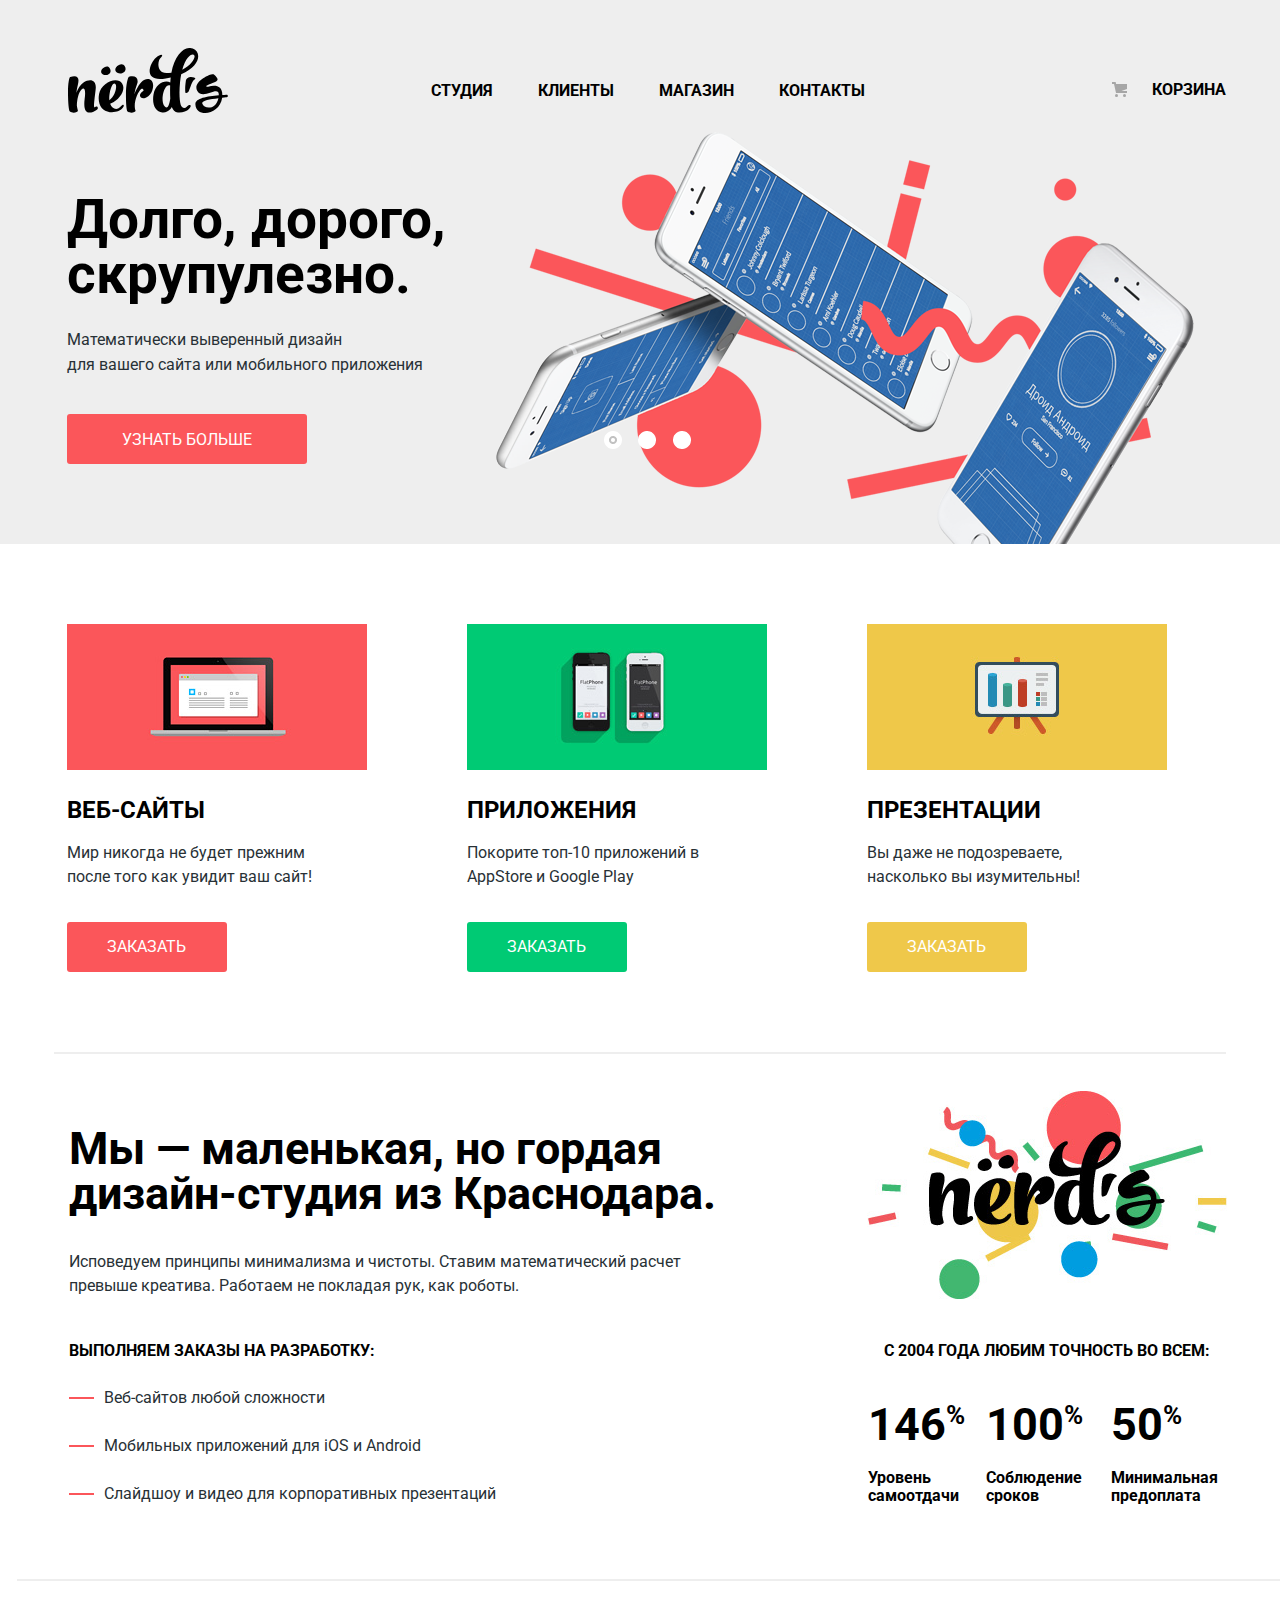
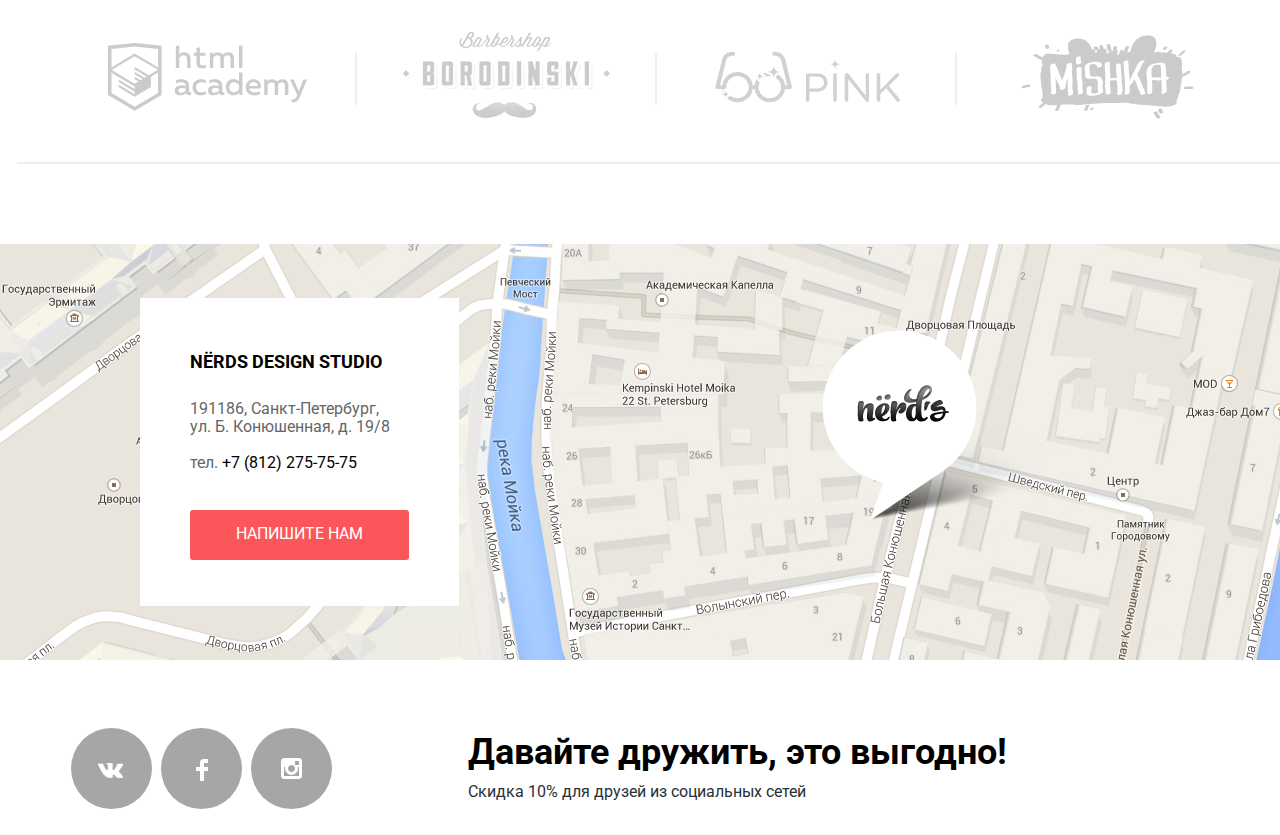
<file: index.html>
<!DOCTYPE html>
<html lang="ru">
  <head>
    <meta charset="utf-8">
    <title>HTML Academy: Нёрдс</title>
    <link href="https://fonts.googleapis.com/css2?family=Roboto:wght@400;500;700&display=swap" rel="stylesheet">
    <link href="css/normalize.css" rel="stylesheet">
    <link href="css/css.css" rel="stylesheet">
  </head>
  <body>
    <div class="header-all"></div>
    <header>
      <a href="index.html" class="logo">
        <img src="img/nerds_logo.svg" width="160" height="65" alt="logo">
      </a>
      <nav class="nav-header">
        <ul class="header">
          <li><a class="header-list" href="index.html">Студия</a></li>
          <li><a class="header-list" href="#">Клиенты</a></li>
          <li><a class="header-list" href="catalog.html">Магазин</a></li>
          <li><a class="header-list" href="#">Контакты</a></li>
        </ul>
      </nav>
      <div class="basket-header">
        <a class="header-list header-list-basket" href="#">Корзина</a>
      </div>
    </header>
    <main>
      <section class="under-header">
        <div class="slide-selector">
          <input class="visually-hidden-slide slide-input-radio" type="radio" name="slide" id="slide-1" checked>
          <input class="visually-hidden-slide slide-input-radio" type="radio" name="slide" id="slide-2">
          <input class="visually-hidden-slide slide-input-radio" type="radio" name="slide" id="slide-3">
          <label class="slide-label-check" for="slide-1"><span class="slide-filter slide-1-position"></span></label>
          <label class="slide-label-check" for="slide-2"><span class="slide-filter slide-2-position"></span></label>
          <label class="slide-label-check" for="slide-3"><span class="slide-filter slide-3-position"></span></label>
          <ul>
            <li class="under-header-list-1">
              <h1>Долго, дорого,<br>
              скрупулезно.</h1>
              <p>Математически выверенный дизайн <br>для вашего сайта или мобильного приложения</p>
              <button class="under-header-btn">Узнать больше</button>
            </li>
            <li class="under-header-list-2">
              <h1>Любим математику<br>
              как никто другой</h1>
              <p>Никакого креатива, только математические формулы <br>для рассета идеальных пропорций</p>
              <button class="under-header-btn">Узнать больше</button>
            </li>
            <li class="under-header-list-3">
              <h1>Только ночь,<br>
              только хардкор.</h1>
              <p>Работать днем, как все? Мы против этого. <br>Ближе к полуночи работа только начинается</p>
              <button class="under-header-btn">Узнать больше</button>
            </li>
          </ul>
        </div>
      </section>
      <section class="features">
        <ul class="features-list">
          <li>
            <img src="img/vebsites.jpg" width="300" height="146"  alt="Веб-сайты">
            <h3>Веб-сайты</h3>
            <p>Мир никогда не будет прежним
            после того как увидит ваш сайт!</p>
            <button class="btn-order btn-sites">Заказать</button>
          </li>
          <li>
            <img src="img/apps.jpg" width="300" height="146" alt="Приложения">
            <h3>Приложения</h3>
            <p>Покорите топ-10 приложений в
             AppStore и Google Play</p>
            <button class="btn-order btn-apps">Заказать</button>
          </li >
            <li>
            <img src="img/ppoint.jpg" width="300" height="146" alt="Презентации">
            <h3>Презентации</h3>
            <p>Вы даже не подозреваете,
            насколько вы изумительны!</p>
            <button class="btn-order btn-ppoint">Заказать</button>
         </li>
        </ul>
      </section>
      <section class="about-us">
       <div>
         <h2>Мы — маленькая, но гордая дизайн-студия из Краснодара.</h2>
         <p class="light-black-text" >Исповедуем принципы минимализма и чистоты. Ставим математический расчет
          превыше креатива. Работаем не покладая рук, как роботы.</p>
        <h3 class="std-text-bold">Выполняем заказы на разработку:</h3>
        <ul class="light-black-text">
          <li>Веб-сайтов любой сложности</li>
          <li>Мобильных приложений для iOS и Android</li>
          <li>Слайдшоу и видео для корпоративных презентаций</li>
        </ul>
        </div>
        <div>
          <div><img src="img/nerds_illustration.jpg" width="360" height="208" alt="nerds"></div>
          <div><p class="std-text-bold about-us-p">С 2004 года любим точность во всем:</p></div>
          <table class="about-us-table">
            <tr class="percent">
              <th>146<span class="percent-sup">%</span></th>
              <th>100<span class="percent-sup">%</span></th>
              <th>50<span class="percent-sup">%</span></th>
            </tr>
            <tr class="under-percent">
              <th>Уровень самоотдачи</th>
              <th>Соблюдение сроков</th>
              <th>Минимальная предоплата</th>
            </tr>
          </table>
        </div>
      </section>
      <section class="logos-all">
        <ul class="logos">
          <li class="logos-list"><a href="#"><img src="img/logo_html_academy.svg" width="199" height="90" alt="htmlacademy"></a></li>
          <li class="logos-list"><a href="#"><img src="img/logo_barbershop.svg" width="209" height="90" alt="borodinsky"></a></li>
          <li class="logos-list"><a href="#"><img src="img/logo_pink.svg" width="185" height="90" alt="pink"></a></li>
          <li class="logos-list"><a href="#"><img src="img/logo_mishka.svg" width="173" height="90" alt="mishka"></a></li>
        </ul>
      </section>
      <section class="map">
        <div class="map-info-position">
        <div class="map-info">
          <p class="map-info-heading">NЁRDS DESIGN STUDIO</p>
          <p class="map-text">191186, Санкт-Петербург, ул. Б. Конюшенная, д. 19/8</p>
          <p class="map-text-phone">тел. <a href="tel:+78122757575">+7 (812) 275-75-75</a></p>
          <button class="map-btn btn-sites write-to-us-btn-form">Напишите нам</button>
         </div>
        </div>
          <iframe src="https://www.google.com/maps/embed?pb=!1m18!1m12!1m3!1d1998.6078360790436!2d30.31924939036048!3d59.938649302396776!2m3!1f0!2f0!3f0!3m2!1i1024!2i768!4f13.1!3m3!1m2!1s0x4696310fca145cc1%3A0x42b32648d8238007!2z0JHQvtC70YzRiNCw0Y8g0JrQvtC90Y7RiNC10L3QvdCw0Y8g0YPQuy4sIDE5LzgsINCh0LDQvdC60YIt0J_QtdGC0LXRgNCx0YPRgNCzLCAxOTExODY!5e0!3m2!1sru!2sru!4v1592760868692!5m2!1sru!2sru" style="border:0;" allowfullscreen="" aria-hidden="false" tabindex="0"></iframe>
      </section>
    </main>
    <footer>
      <div>
       <ul class="sotial-list">
         <li class="sotialset"><a href="#"><img class="sotial-ikon-vk" src="img/vk_icon.png" width="26" height="15" alt="vk"></a></li>
         <li class="sotialset"><a href="#"><img class="sotial-ikon-fb" src="img/fb_icon.svg" width="12" height="22" alt="fb"></a></li>
         <li class="sotialset"><a href="#"><img class="sotial-ikon-insta" src="img/insta_icon.svg" width="21" height="21" alt="insta"></a></li>
       </ul>
      </div>
      <div class="lets-friend">
        <p class="lets-friend-footer">Давайте дружить, это выгодно!</p>
        <p class="light-black-text">Скидка 10% для друзей из социальных сетей</p>
      </div>
    </footer>
    <form class="write-to-us" action="https://echo.htmlacademy.ru/courses" method="post">
      <h2>Напишите нам</h2>
      <button  class="form-btn-close"></button>
      <div class="write-to-us-name">Ваше имя: <label for="yourname"><input type="text" name="yourname" id="yourname" placeholder="Имя Фамилия"></label></div>
      <div class="write-to-us-email">Ваш email: <label for="youremail"><input type="email" name="youremail" id="youremail" placeholder="email@example.com"></label></div>
      <div class="write-to-us-mail">Текст письма: <label for="yourmail"><textarea name="yourmail" id="yourmail" cols="30" rows="15" placeholder="В свободной форме"></textarea></label></div>
      <input class="write-to-us-btn btn-sites openform" type="submit" value="Отправить">
    </form>
    <script src="js/script.js"></script>
  </body>
</html>
</file>
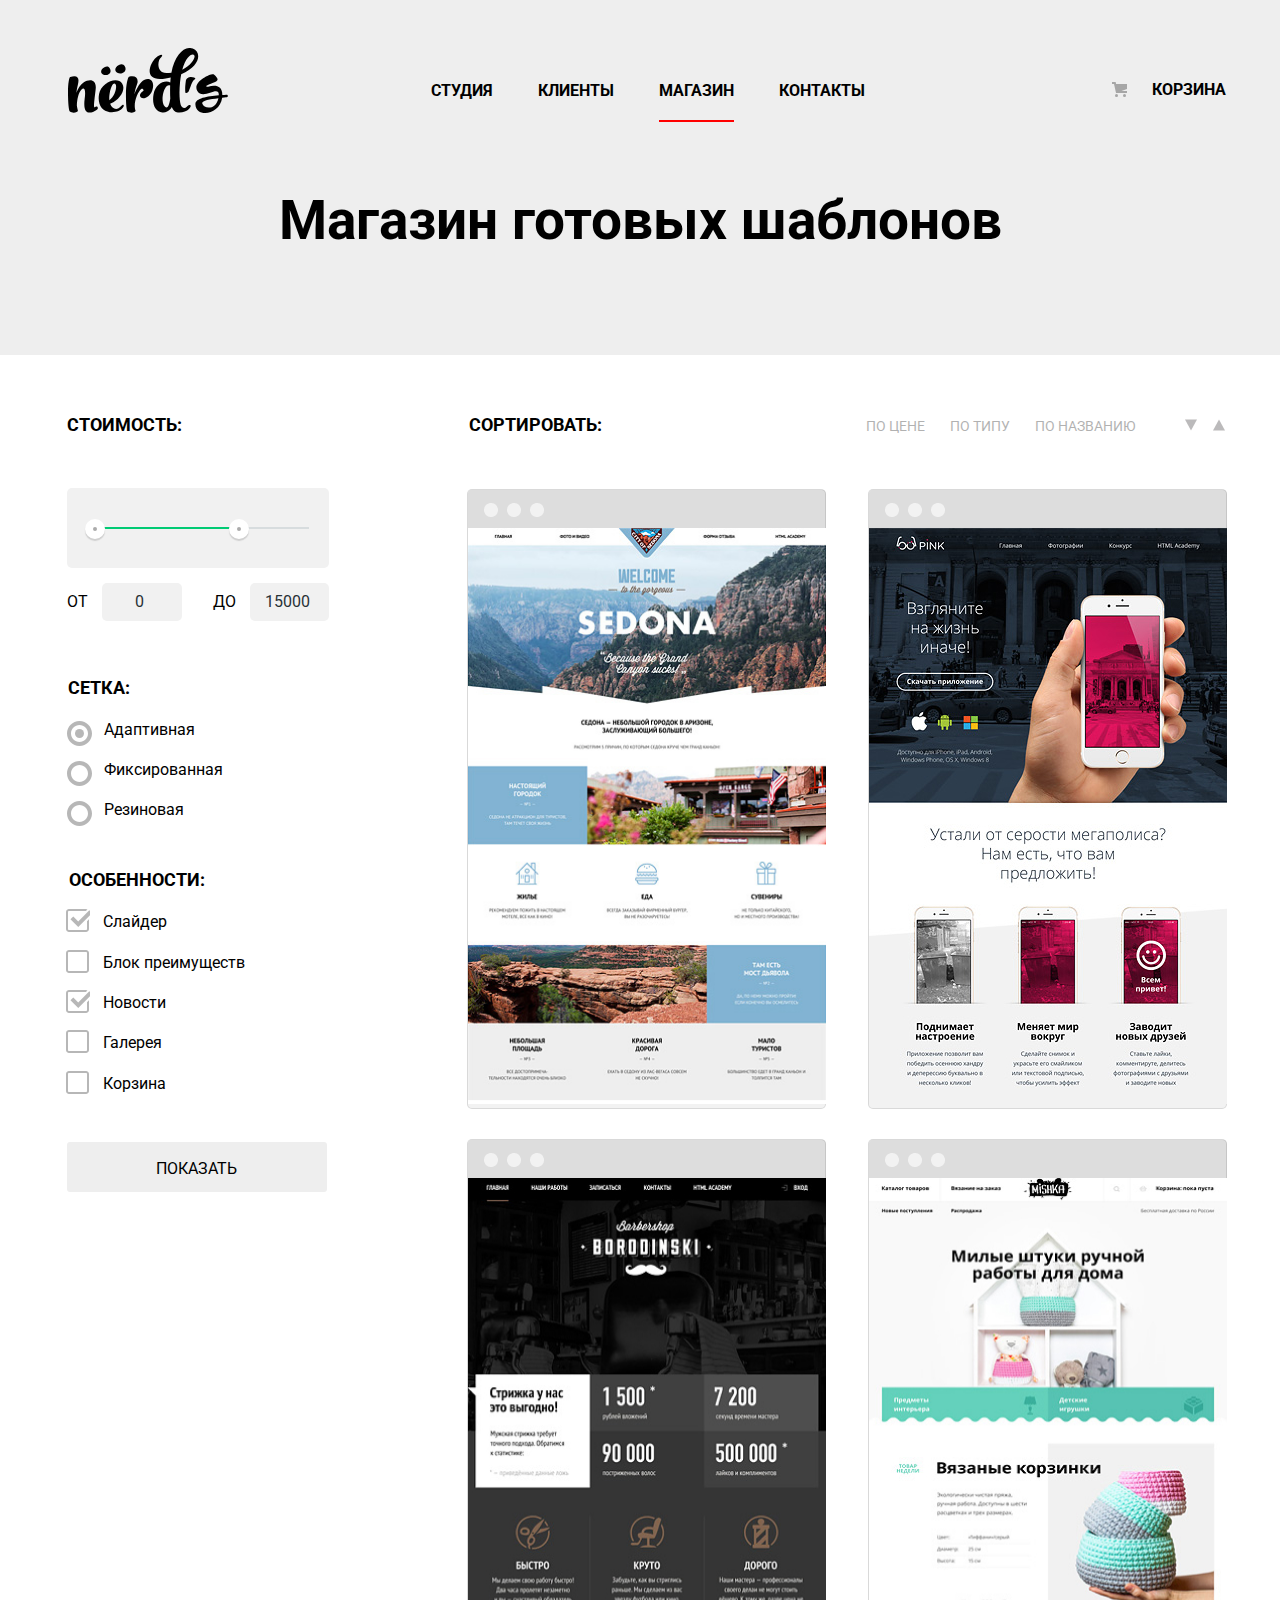
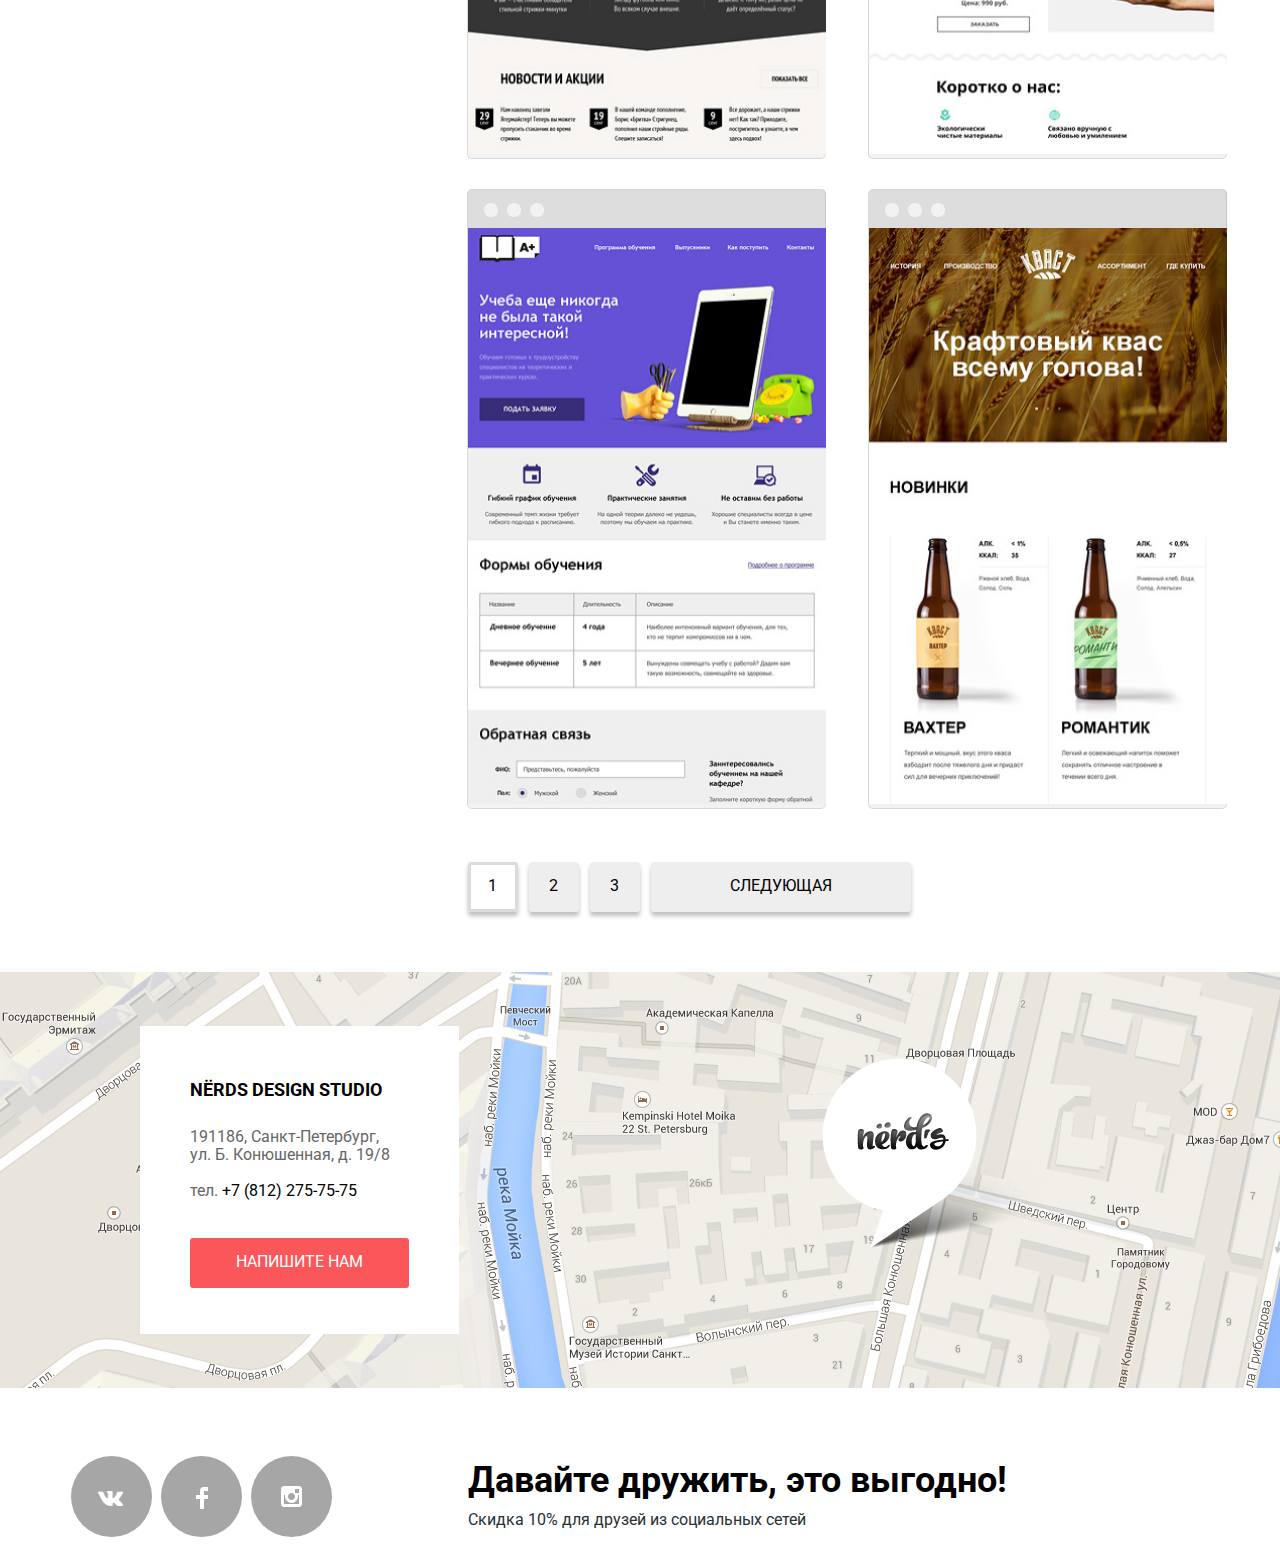
<file: catalog.html>
<!DOCTYPE html>
<html lang="en">
  <head>
    <meta charset="utf-8">
    <title>HTML Academy: Нёрдс</title>
    <link href="https://fonts.googleapis.com/css2?family=Roboto:wght@400;500;700&display=swap" rel="stylesheet">
    <link href="css/normalize.css" rel="stylesheet">
    <link href="css/css.css" rel="stylesheet">
  </head>
  <body>
    <div class="header-all"></div>
    <header>
      <a href="index.html" class="logo">
        <img src="img/nerds_logo.svg" width="160" height="65" alt="logo">
      </a>
      <nav class="nav-header">
        <ul class="header">
          <li><a class="header-list" href="index.html">Студия</a></li>
          <li><a class="header-list" href="#">Клиенты</a></li>
          <li><a class="header-list active" href="catalog.html">Магазин</a></li>
          <li><a class="header-list" href="#">Контакты</a></li>
        </ul>
      </nav>
      <div class="basket-header">
        <a class="header-list header-list-basket" href="#">Корзина</a>
      </div>
    </header>
    <main>
      <div class="under-header-catalog-position"></div>
      <h1 class="under-header-catalog">Магазин готовых шаблонов</h1>
      <section class="projects">
        <div class="projects-form">
         <form class="project-form" action="https://echo.htmlacademy.ru/courses" method="get">
          <fieldset class="filter-item">
            <legend>Стоимость:</legend>
            <div class="range-filter">
              <div class="range-controls">
                <div class="scale">
                  <div class="bar" style="width: 63%; margin-left: 7%"></div>
                </div>
                <div class="toggle toggle-min" tabindex="0" style="left: 7%"></div>
                <div class="toggle toggle-max" tabindex="0" style="left: 62%"></div>
              </div>
              <div class="price-controls">
                <label class="min-price">
                  от <input type="number" name="min-price" value="0">
                </label>
                <label class="max-price">
                  до <input type="number" name="max-price" value="15000">
                  </label>
              </div>
            </div>
          </fieldset>
          <fieldset class="fieldset-radio">
            <legend class="title-form">Сетка:</legend>
            <ul class="title-form-radio">
              <li><label><input class="visually-hidden filter-input-radio" type="radio" name="top" value="adaptiv" checked><span class="radio-filter"></span>Адаптивная</label></li>
              <li><label><input class="visually-hidden filter-input-radio" type="radio" name="top" value="fix"><span class="radio-filter"></span>Фиксированная</label></li>
              <li><label><input class="visually-hidden filter-input-radio" type="radio" name="top" value="flex"><span class="radio-filter"></span>Резиновая</label></li>
            </ul>
          </fieldset>
          <fieldset class="fieldset-checkbox">
            <legend class="title-form">Особенности:</legend>
            <label class="title-form-label-check"><input class="visually-hidden" type="checkbox" name="features" value="slider" checked><span class="checkbox-filter"></span>Слайдер</label>
            <label class="title-form-label-check"><input class="visually-hidden" type="checkbox" name="features" value="advantage"><span class="checkbox-filter"></span>Блок преимуществ</label>
            <label class="title-form-label-check"><input class="visually-hidden" type="checkbox" name="features" value="news" checked><span class="checkbox-filter"></span>Новости</label>
            <label class="title-form-label-check"><input class="visually-hidden" type="checkbox" name="features" value="galery"><span class="checkbox-filter"></span>Галерея</label>
            <label class="title-form-label-check"><input class="visually-hidden" type="checkbox" name="features" value="basket"><span class="checkbox-filter"></span>Корзина</label>
            <input class="btn-title-form btn-checkbox-radio" type="submit" value="Показать">
          </fieldset>
        </form>
        </div>
        <div class="projects-list">
          <p class="title-form-cost">Сортировать:</p>
          <ul class="list-features">
            <li><a href="#">По цене</a></li>
            <li><a href="#">По типу</a></li>
            <li><a href="#">По названию</a></li>
            <li><a href="#"><img src="img/icon-down-dir.svg" width="12" height="12" alt="down"></a></li>
            <li><a href="#"><img src="img/icon-up-dir.svg" width="12" height="12" alt="up"></a></li>
          </ul>
          <ul class="shablons">
            <li>
              <div class="shablons-popup">
                <h3>Sedona</h3>
                <p>Информационный сайт <br> для туристов</p>
                <input class="write-to-us-btn btn-sites" type="button" value="9 900 ₽ ">
              </div>
              <a href="#">
                <img src="img/img_sedona.jpg" width="358" height="576" alt="sedona">
              </a>
            </li>
            <li>
                <div class="shablons-popup">
                  <h3>Pink App</h3>
                  <p>Продуктовый лендинг приложения для iOS и Android</p>
                  <input class="write-to-us-btn btn-sites" type="button" value="9 900 ₽ ">
                </div>
                <a href="#">
                <img src="img/img_pink_1.jpg" width="358" height="576" alt="pink">
              </a>
            </li>
            <li>
                <div class="shablons-popup">
                  <h3>Barbershop</h3>
                  <p>Сайт салона красоты. <br> Для мужчин, да.</p>
                  <input class="write-to-us-btn btn-sites" type="button" value="9 900 ₽ ">
                </div>
                <a href="#">
                <img src="img/img_barbershop1.jpg" width="358" height="576" alt="borodinski"></a>
            </li>
            <li>
                <div class="shablons-popup">
                  <h3>Mishka</h3>
                  <p>Интернет магазин <br> вязаных игрушек</p>
                  <input class="write-to-us-btn btn-sites" type="button" value="9 900 ₽ ">
                </div>
                <a href="#">
                <img src="img/img_mishka_1.jpg" width="358" height="576" alt="mishka"></a>
            </li>
            <li>
                <div class="shablons-popup">
                  <h3>A plus</h3>
                  <p>Лендинг курсов повышения квалификации</p>
                  <input class="write-to-us-btn btn-sites" type="button" value="9 900 ₽ ">
                </div>
                <a href="#">
                <img src="img/img_aplus_1.jpg" width="358" height="576" alt="school"></a>
            </li>
            <li>
                <div class="shablons-popup">
                  <h3>Кваст</h3>
                  <p>Промо-сайт производителя крафтового кваса</p>
                  <input class="write-to-us-btn btn-sites" type="button" value="9 900 ₽ ">
                </div>
                <a href="#">
                <img src="img/img_kvast_1.jpg" width="358" height="576" alt="kwast"></a>
            </li>
          </ul>
          <ul class="shablon-nbr-page">
            <li><a href="#" class="active-btn-catalog-page">1</a></li>
            <li><a href="#" class="btn-title-form-number-page">2</a></li>
            <li><a href="#" class="btn-title-form-number-page">3</a></li>
            <li><a href="#" class="btn-title-form-number-page-next">Следующая</a> </li>
          </ul>
        </div>
      </section>
      <section class="map">
        <div class="map-info-position">
        <div class="map-info">
          <p class="map-info-heading">NЁRDS DESIGN STUDIO</p>
          <p class="map-text">191186, Санкт-Петербург, ул. Б. Конюшенная, д. 19/8</p>
          <p class="map-text-phone">тел. <a href="tel:+78122757575">+7 (812) 275-75-75</a></p>
          <button class="map-btn btn-sites write-to-us-btn-form">Напишите нам</button>
         </div>
        </div>
          <iframe src="https://www.google.com/maps/embed?pb=!1m18!1m12!1m3!1d1998.6078360790436!2d30.31924939036048!3d59.938649302396776!2m3!1f0!2f0!3f0!3m2!1i1024!2i768!4f13.1!3m3!1m2!1s0x4696310fca145cc1%3A0x42b32648d8238007!2z0JHQvtC70YzRiNCw0Y8g0JrQvtC90Y7RiNC10L3QvdCw0Y8g0YPQuy4sIDE5LzgsINCh0LDQvdC60YIt0J_QtdGC0LXRgNCx0YPRgNCzLCAxOTExODY!5e0!3m2!1sru!2sru!4v1592760868692!5m2!1sru!2sru" style="border:0;" allowfullscreen="" aria-hidden="false" tabindex="0"></iframe>
      </section>
    </main>
    <footer>
    <div>
     <ul class="sotial-list">
       <li class="sotialset"><a href="#"><img class="sotial-ikon-vk" src="img/vk_icon.png" width="26" height="15" alt="vk"></a></li>
       <li class="sotialset"><a href="#"><img class="sotial-ikon-fb" src="img/fb_icon.svg" width="12" height="22" alt="fb"></a></li>
       <li class="sotialset"><a href="#"><img class="sotial-ikon-insta" src="img/insta_icon.svg" width="21" height="21" alt="insta"></a></li>
     </ul>
    </div>
    <div class="lets-friend">
      <p class="lets-friend-footer">Давайте дружить, это выгодно!</p>
      <p class="light-black-text">Скидка 10% для друзей из социальных сетей</p>
    </div>
    </footer>
    <form class="write-to-us" action="https://echo.htmlacademy.ru/courses" method="post">
      <h2>Напишите нам</h2>
      <button  class="form-btn-close"></button>
      <div class="write-to-us-name">Ваше имя: <label for="yourname"><input type="text" name="yourname" id="yourname" placeholder="Имя Фамилия"></label></div>
      <div class="write-to-us-email">Ваш email: <label for="youremail"><input type="email" name="youremail" id="youremail" placeholder="email@example.com"></label></div>
      <div class="write-to-us-mail">Текст письма: <label for="yourmail"><textarea name="yourmail" id="yourmail" cols="30" rows="15" placeholder="В свободной форме"></textarea></label></div>
      <input class="write-to-us-btn btn-sites" type="submit" value="Отправить">
    </form>
    <div></div>
  </body>
</html>
</file>
<file: css/css.css>
:root {
  --basic-header: #eee;
  --basic-main: #fff;
  --basic-black: #000;
  --basic-gray: #A6A6A6;
  --basic-red: #FB565A;
  --active-red: #E74246;
  --push-red: #D7373B;
  --basic-green : #00CA74;
  --active-green: #00BC6C;
  --push-green: #00AA62;
  --basic-yellow: #EFC84A;
  --active-yellow: #EAB534;
  --push-yellow: #E5A722;
  --basic-social: #e1e1e1;
  --active-buton: #DFDFDF;
  --push-buton: #D5D5D5;
  --text-write-to-us: #666;
  --text-features: #283136;
}

body {
  margin: 0px;
  min-width:  1157px;
  font-family: 'Roboto', sans-serif;
  font-size: 16px;
  color: black;
}

main {
  margin: 0px auto;
}

section {
  margin: auto;
}

h1 {
  font-size: 55px;
  font-weight: bold;
  line-height: 55px;
}

h2 {
  font-size: 45px;
  line-height: 45px;
}

h3 {
  font-weight: bold;
  font-size: 16px;
}

a {
  text-decoration: none;
  color: black;
}

.nav-header {
  margin-top: 58px;
  position: relative;
  margin-left: 118px;
  z-index: 1;
}

header {
  background-color: var(--basic-header);
  background-size: 100%;
  font-size: 16px;
  color: black;
  display: grid;
  height: 115px;
  grid-template-columns: min-content 1fr  min-content;
  align-items: flex-end;
  margin: 0px auto;
  width: 1157px;
}

.header-all {
  background-color: var(--basic-header);
  position: absolute;
  width: 100%;
  height: 115px;
  z-index: 1;
}

.header-list {
    text-transform: uppercase;
    font-weight: bold;
    line-height: 30px;
}

.logo {
  display: flex;
  margin-left: 6px;
  margin-top: 29px;
  margin-bottom: 6px;
  z-index: 1;
}

 .header {
  list-style: none;
  display: flex;
  margin-bottom: 13px;
}

.header-list:hover {
  color: red;
}

.header-list:active {
  color: var(--basic-gray);
}

.logo img:active {
  opacity: 0.3;
}

 .active {
  border-bottom: solid;
  border-bottom-width: 2px;
  border-bottom-color:red;
  padding-bottom: 20px;
}

.basket-header {
  list-style: none;
  display: flex;
  justify-content: flex-end;
  padding-left: 262px;
  margin-top: 75px;
  padding-bottom: 14px;
  background-image: url(../img/cart_icon.svg);
  background-repeat: no-repeat;
  background-position-x: 247px;
  background-position-y: 7px;
  z-index: 1;
}

.header-list {
  margin-left: 45px;
}

.header-list-basket {
  margin-left: 25px;
  margin-right: 14px;
}

.under-header {
  background-color: var(--basic-header);
  background-size: 100%;
  position: relative;
  margin-top: -23px;
}

.under-header ul {
  margin-top: 0px;
  list-style: none;
  padding-left: 0px;
}

.under-header-list-1 {
  background-image: url(../img/nerds_index_slide1.png);
  background-position-y: top;
  margin: auto;
  background-repeat: no-repeat;
  background-position-x: 395px;
  padding-bottom: 80px;
}

.under-header-list-1 h1 {
  padding-top: 78px;
  margin-top: 0px;
}

.under-header-list-2 {
  background-image: url(../img/nerds_index_slide2.png);
  background-position-y: top;
  margin: auto;
  background-repeat: no-repeat;
  background-position-x: 395px;
  padding-bottom: 80px;
}

.under-header-list-2 h1 {
  padding-top: 78px;
  margin-top: 0px;
}

.under-header-list-3 {
  background-image: url(../img/nerds_index_slide3.png);
  background-position-y: top;
  margin: auto;
  background-repeat: no-repeat;
  background-position-x: 395px;
  padding-bottom: 80px;
}

.under-header-list-3 h1 {
  padding-top: 78px;
  margin-top: 0px;
}

.slide-selector li {
  display: none;
}

input[id="slide-1"]:checked ~ ul .under-header-list-1 {
  display: block;
}
input[id="slide-2"]:checked ~ ul .under-header-list-2 {
  display: block;
}
input[id="slide-3"]:checked ~ ul .under-header-list-3 {
  display: block;
}

.slide-selector {
  width: 1157px;
  margin-left: auto;
  margin-right: auto;
  padding-left: 10px;
}

#slide-2 {
  margin-left: 20px;
}

#slide-3 {
  margin-left: 40px;
}

.slide-selector input {
  position: absolute;
}

.slide-selector:first-of-type[label] {
  margin-left: 526px;
  margin-top: 336px;
}

.slide-label-check {
  display: block;
  margin-bottom: 0.25em;
  padding-left: 2em;
  margin-bottom: 22px;
}

.visually-hidden-slide {
  position: absolute;
  -webkit-appearance: none;
  -moz-appearance: none;
  appearance: none;
}

.slide-filter {
  position: absolute;
  width: 2em;
  height: 2em;
  background-image: url(../img/index_slide_no_check.png);
  background-repeat: no-repeat;
}

input[id=slide-1]:checked ~ label .slide-1-position {
  background-image: url(../img/index_slide_check.png);
}

input[id=slide-2]:checked ~ label .slide-2-position {
  background-image: url(../img/index_slide_check.png);
}

input[id=slide-3]:checked ~ label .slide-3-position {
  background-image: url(../img/index_slide_check.png);
}
.slide-1-position {
  margin-top: 317px;
  margin-left: 505px;
}

.slide-2-position {
  margin-top: 317px;
  margin-left: 539px;
}

.slide-3-position {
  margin-top: 317px;
  margin-left: 574px;
}

.under-header-position {
  margin: 0 auto;
}

.under-header h1 {
  display: flex;
  align-items: center;
  margin-bottom: 25px;
}

.under-header p {
  display: flex;
  font-size: 16px;
  line-height: 25px;
  color: var(--text-features);
  margin-bottom: 37px;
}

.under-header button {
  width: 240px;
  height: 50px;
  border-radius: 3px;
  border: none;
  background-color: var(--basic-red);
  color: var(--basic-main);
  text-transform: uppercase;
}

.under-header-btn {
  padding-top: 3px;
}

.under-header button:hover {
  background-color: var(--active-red);
}

.under-header button:active {
  background-color: var(--push-red);
  color: rgba(255, 255, 255, 0.3);
}

.features {
  width: 1157px;
  margin: 0px auto;
}

.features-list h3 {
  font-size: 24px;
  line-height: 30px;
  font-weight: bold;
  text-transform: uppercase;
  margin-top: 21px;
  margin-bottom: 16px;
}

.features-list {
  list-style: none;
  display: flex;
  justify-content: start;
  padding: 0px;
  margin-left: -95px;
}


.features-list li {
  margin-top: 64px;
  margin-left: 100px;
}

.features-list p {
  width: 260px;
  color: var(--text-features);
  font-size: 16px;
  line-height: 24px;
  margin-bottom: 33px;
}

.btn-order {
  width: 160px;
  height: 50px;
  border-radius: 3px;
  border: none;
  color: var(--basic-main);
  text-transform: uppercase;
}

.btn-sites {
  background-color: var(--basic-red);
}

.btn-sites:hover {
  background-color: var(--active-red);
}
.btn-sites:active {
  background-color: var(--push-red);
  box-shadow: inset 0px 3px 0px rgba(0, 1, 1, 0.1);
  color: rgba(255, 255, 255, 0.3);
}

.btn-apps {
  background-color: var(--basic-green);
}

.btn-apps:hover {
  background-color: var(--active-green);
}

.btn-apps:active {
  background-color: var(--push-green);
  box-shadow: inset 0px 3px 0px rgba(0, 1, 1, 0.1);
  color: rgba(255, 255, 255, 0.3);
}

.btn-ppoint {
  background-color: var(--basic-yellow);
}

.btn-ppoint:hover {
  background-color: var(--active-yellow);
}

.btn-ppoint:active {
  background-color: var(--push-yellow);
  box-shadow: inset 0px 3px 0px rgba(0, 1, 1, 0.1);
  color: rgba(255, 255, 255, 0.3);
}

.about-us {
  border-top: 2px solid #eee;
  padding-top: 34px;
  display: flex;
  width: 1157px;
  margin: auto;
  margin-top: 80px;
  padding-left: 15px;
}

.about-us ul {
  list-style: none;
  padding-left: 0px;
}

.about-us li {
  background-image: url(../img/red_line1.png);
  background-repeat: no-repeat;
  background-position-y: 11px;
  padding-left: 35px;
  padding-bottom: 24px;
}

.about-us h2 {
  width: 670px;
  margin-bottom: 34px;
}

.about-us:nth-child(1) {
  width: 651px;
}

.about-us img {
  margin-left: 128px;
  margin-top: 3px;
}

.about-us-p {
  font-weight: bold;
  text-transform: uppercase;
  margin-top: 38px;
  margin-left: 145px;
  margin-bottom: 0px;
  height: 20px;
}

.about-us h3 {
  margin-top: 44px;
  margin-bottom: 26px;
}

.std-text-bold {
  text-transform: uppercase;
}

.light-black-text {
  color: var(--text-features);
  width: 670px;
  font-size: 16px;
  line-height: 24px;
}

.about-us-table {
  width: 374px;
  height: 112px;
  text-align: left;
  margin-left: 126px;
  margin-top: 30px;
}

.percent {
  font-size: 45px;
 }

.percent th {
  padding-bottom: 15px;
}

.percent :nth-child(2) {
  padding-left: 6px;
  padding-right: 18px;
}

.percent-sup {
  height: 40px;
  font-style: normal;
  font-size: 26px;
  line-height: 40px;
  vertical-align: super;
}

.under-percent {
  font-size: 16px;
  line-height: 18px;
}

.under-percent :nth-child(2) {
  padding-left: 6px;
}

th.under-percent {
  align-items: center;
  text-align: left;
  padding-top: 14px;
  padding-left: 3px;
  margin-left: 25px;
  width: 100%;
}

/*.Блок с логотипами*/

.logos-all {
  padding-left: 17px;
}

.logos {
  display: flex;
  justify-content: space-between;
  align-items: center;
  width: 1200px;
  margin-left: 172px;
  margin: auto;
  border-top:  2px solid #eee ;
  border-bottom: 2px solid #eee;
  margin-bottom: 50px;
  margin-top: 33px;
  padding-top: 51px;
  padding-right: 40px;
  padding-bottom: 35px;
}

.logos-list {
  position: relative;
  list-style: none;
  width: 25%;
  text-align: center;
}

.logos-list li {
  width: 272px;
}

.logos li:not(:last-child)::after {
  position: absolute;
  content: "";
  width: 2px;
  height: 52px;
  background: #eee;
  top: 50%;
  right: 0;
  transform: translateY(-50%);
}

.logos-list img{
  opacity: 0.2;
}

.logos-list img:hover {
  opacity: 1;
}

.logos-list img:active {
  opacity: 0.1;
}

/*Блок с логотипами.*/

fieldset {
  border: none;
}

.title-form {
  font-size: 18px;
  font-weight: bold;
  text-transform: uppercase;
}

.title-form-label-check {
  display: block;
  padding-left: 27px;
  padding-top: 5px;
  margin-bottom: 17px;
}

.radio-filter{
  position: absolute;
  width: 2em;
  height: 2em;
  margin-left: -37px;
  background-image: url(../img/radio_off.svg);
  opacity: 0.4;
  color: #283136;
  background-repeat: no-repeat;
}

.radio-filter:hover {
  opacity: 1;
}

.visually-hidden:checked + .radio-filter {
  background-image: url(../img/radio_on.svg);
  background-repeat: no-repeat;
}

 .title-form-cost {
  margin-left: 42px;
  margin-top: 60px;
  display: flex;
  font-size: 18px;
  text-transform: uppercase;
  font-weight: bold;
}

 .title-form-radio {
   list-style: none;
   padding-left: 36px;
}

.title-form-radio li{
  margin-bottom: 22px;
}

.filter-option{
  list-style: none;
}

.visually-hidden {
  position: absolute;
  -webkit-appearance: none;
  -moz-appearance: none;
  appearance: none;
}

.fieldset-radio {
  margin-top: 57px;
  margin-left: 29px;
  margin-bottom: -2px;
  height: 188px;
  padding-bottom: 0px;
}

.fieldset-checkbox {
  margin-left: 37px;
}

.fieldset-checkbox legend {
  margin-left: -7px;
  margin-bottom: 12px;
}

.btn-checkbox-radio {
  margin-left: -9px;
  margin-top: 32px;
  padding-top: 5px;
}

.checkbox-filter {
  position: absolute;
  width: 1.5em;
  height: 1.5em;
  margin-left: -37px;
  margin-top: -4px;
  background-image: url(../img/checkbox_off.svg);
  opacity: 0.4;
  color: #283136;
  background-repeat: no-repeat;
}

.checkbox-filter:hover,
.title-form-label-check:hover {
  opacity: 1;
}

.visually-hidden:checked + .checkbox-filter {
  background-image: url(../img/checkbox_on.svg);
  background-repeat: no-repeat;
}

.list-features {
  list-style: none;
  width: 583px;
  font-size: 14px;
  text-transform: uppercase;
  display: flex;
  justify-content: flex-end;
  margin-top: 63px;
}

.list-features li a {
  opacity: 0.3;
}

.list-features li a:hover {
  opacity: 0.6;
}

.list-features li a:active {
  opacity: 1;
}

.list-features li:not(:last-child) {
  margin-right: 25px;
}

.list-features li:nth-child(4) {
  margin-left: 24px;
  margin-right: 16px;
}

.std-text-bold {
  font-weight: bold;
}

/*Карта проезда*/

.map-text {
  font-size: 16px;
  line-height: 18px;
  color: var(--text-write-to-us);
  margin-top: 102px;
  margin-left: 50px;
  font-weight: 400;
  width: 210px;
}

 .map-text-phone {
   position: absolute;
   margin-top: 2px;
   margin-left: 50px;
   font-weight: 400;
   color: #666;
}

.map {
  margin-top: 80px;
  background-color: #A6A6A6;
  background:
  url(../img/map_marker_1.png) no-repeat 822px 86px,
  url(../img/map_1.jpg) no-repeat;
  height: 416px;
}

iframe {
  width: 100%;
  height: 416px;
  background-repeat: no-repeat;
}

.map-info {
  background-color: var(--basic-main);
  width: 319px;
  position: absolute;
  margin-left: 140px;
  margin-top: 54px;
  margin-bottom: 54px;
  font-weight: bold;
  padding-bottom: 46px;
}

.map-info-heading {
  position: absolute;
  margin-top: 54px;
  margin-left: 50px;
  font-size: 18px;
}

.map-btn {
  width: 219px;
  height: 50px;
  border-radius: 3px;
  border: none;
  color: var(--basic-main);
  text-transform: uppercase;
  margin-top: 58px;
  margin-left: 50px;
}

.map-info-position {
  margin: 0 auto;
  width: 1440px;
}

/*Карта проезда.*/

.lets-friend {
  margin-top: 36px;
  margin-left: 21px;
  display: flex;
  flex-direction: column;
}

.lets-friend :nth-child(2) {
  margin-top: 7px;
}

.lets-friend-footer {
  font-size: 36px;
  font-weight: bold;
  margin-bottom: 0px;
}

.sotial-list {
  list-style: none;
}

.sotialset {
  display: flex;
  width: 81px;
  height: 81px;
  border-radius: 50%;
  background-color: var(--basic-gray);
  border: none;
}

li.sotialset {
  margin-right: 0px;
  margin-left: 9px;
}

.sotial-ikon-vk {
  padding-left: 27px;
  padding-top: 35px;
  padding-right: 28px;
  padding-bottom: 33px;
}

.sotial-ikon-fb {
  padding-left: 35px;
  padding-top: 31px;
  padding-right: 34px;
  padding-bottom: 28px;
}

.sotial-ikon-insta {
  padding-left: 30px;
  padding-top: 30px;
  padding-right: 30px;
  padding-bottom: 30px;
}

.sotialset:hover {
  background-color: var(--active-red);
}

.sotialset:active {
  background-color: var(--push-red);
}

.sotial-ikon-vk:active {
  opacity: 0.3;
}

.sotial-ikon-fb:active {
  opacity: 0.3;
}

.sotial-ikon-insta:active {
  opacity: 0.3;
}

.shablon-nbr-page {
  list-style: none;
  display: flex;
  margin-top: 37px;
  margin-left: 1px;
  margin-bottom: -20px;
}

.shablon-nbr-page-btn {
  font-size: 16px;
  width: 50px;
  height: 50px;
  background-color: var(--basic-header);
  border-radius: 3px;
}

footer {
  display: grid;
  grid-template-columns: 1fr 2fr ;
  margin: auto;
  width: 1157px;
}

.sotial-list {
  display: flex;
  justify-content: start;
  margin-top: 58px;
  padding-left: 0px;
}

.sotialset {
  margin: 10px;
}

.btn-title-form-number-page-next,
.btn-title-form {
  width: 260px;
  height: 50px;
  text-transform: uppercase;
  background-color: var(--basic-header);
  border: none;
  border-radius: 3px;
  color: var(--basic-black);
}

.active-btn-catalog-page {
  width: 44px;
  height: 44px;
  text-transform: uppercase;
  background-color: rgba(0, 0, 0, 0.0001);
  border: 3px solid #DBDBDB;
  box-shadow: 0px 4px 4px rgba(0, 0, 0, 0.25);
  border-radius: 3px;
  margin-right: 11px;
  display: flex;
  text-align: center;
  justify-content: center;
  align-items: center;
}

.btn-title-form:active,
.btn-title-form-number-page-next:hover {
  background-color: var(--active-buton);
}

.btn-title-form:active,
.btn-title-form-number-page-next:active {
  background-color: var(--push-buton);
  box-shadow: inset 0px 3px 0px rgba(0, 1, 1, 0.3);
  color: rgba(255, 255, 255, 0.3);
}

.btn-title-form-number-page {
  width: 50px;
  height: 50px;
  text-transform: uppercase;
  background-color: var(--basic-header);
  border: 1px solid #000000;
  box-shadow: 0px 4px 4px rgba(0, 0, 0, 0.25);
  border-radius: 3px;
  margin-right: 11px;
  display: flex;
  text-align: center;
  justify-content: center;
  align-items: center;
  border: none;
}

.btn-title-form-number-page-next {
  width: 260px;
  height: 50px;
  text-transform: uppercase;
  background-color: var(--basic-header);
  border: 1px solid #000000;
  box-shadow: 0px 4px 4px rgba(0, 0, 0, 0.25);
  border-radius: 3px;
  margin-right: 11px;
  display: flex;
  text-align: center;
  justify-content: center;
  align-items: center;
  border: none;
}

.btn-title-form-number-page:hover {
  background-color: var(--active-buton);
}

.btn-title-form:hover {
  background-color: var(--active-buton);
}

.btn-title-form-number-page:active {
  background-color: var(--push-buton);
  box-shadow: inset 0px 3px 0px rgba(0, 1, 1, 0.3);
  color: rgba(255, 255, 255, 0.3);
}

.under-header-catalog {
  background-color: var(--basic-header);
  display: flex;
  justify-content: center;
  margin: 0px auto;
  height: 210px;
  align-items: center;
  padding-bottom: 30px;
}

.under-header-catalog-position {
  margin-left: 10px;
  padding-left: 10px;
}

.projects {
display: flex;
flex-wrap: wrap;
margin: 0 auto;
width: 1227px;
}

.project-form {
  display: flex;
  flex-direction: column;
  flex-wrap: wrap;
  width: 260px;
  height: auto;
}

.projects-list {
  display: flex;
  flex-wrap: wrap;
  width: 800px;
  margin-left: 140px;
}

.filter-item {
  margin-top: 58px;
  margin-left: 40px;
  padding: 0;
  border: none;
}

.filter-item legend {
  font-size: 18px;
  line-height: 24px;
  text-transform: uppercase;
  font-weight: 700;
}

.range-filter {
  margin-top: 51px;
}

.range-controls {
  width: 222px;
  position: relative;
  height: 41px;
  margin-bottom: 15px;
  padding-top: 39px;
  padding-left: 20px;
  padding-right: 20px;
  background-color: #f1f1f1;
  border-radius: 5px;
}

.range-controls .scale {
  height: 2px;
  background: #d7dcde;
}

.range-controls .bar {
  width: 70%;
  height: 2px;
  background: #00ca74;
}

.range-controls .toggle {
  position: absolute;
  top: 31px;
  left: 0;
  width: 4px;
  height: 4px;
  padding: 0;
  border: 8px solid #ffffff;
  background-color: #ababab;
  border-radius: 50%;
  box-shadow: 0 2px 1px #cfcfcf;
  cursor: pointer;
}

.range-controls .toggle-min {
  left: 18px;
}

.range-controls .toggle-max {
  left: 160px;
}

.price-controls {
  display: flex;
  justify-content: space-between;
  width: 262px;
}


.price-controls label {
  text-transform: uppercase;
  font-family: "Roboto", "Arial", sans-serif;
  font-size: 16px;
}

.price-controls input {
  width: 50px;
  padding: 10px;
  padding-left: 20px;
  margin-left: 10px;
  text-align: center;
  color: #283136;
  border: none;
  border-radius: 5px;
  background: #f1f1f1;
  font-family: inherit;
  font-size: inherit;
}

.max-price input {
  width: 68px;
  padding-right: 0px;
  padding-left: 11px;
}

/*.Шаблоны каталог*/

.shablons {
  list-style: none;
  display: flex;
  flex-wrap: wrap;
  width: 760px;
  justify-content: space-between;
  margin-top: 5px;
}

.shablons  li {
  background-repeat: no-repeat;
  width: 359px;
  height: 620px;
  background-color: #f2f2f2;
  background-image: url(../img/shablon_head_opacity.png);
  border: 1px solid rgba(0, 0, 0, 0.1);
  box-sizing: border-box;
  border-radius: 5px;
  padding-top: 38px;
  z-index: 1;
}

.shablons li {
  margin-top: 30px;
}

.shablons li:hover {
  background-image: url(../img/shablon_head.png);
  background-repeat: no-repeat;
  box-shadow: 0px 6px 15px rgba(0, 1, 1, 0.25);
}

.shablons li:focus-within {
  background-image: url(../img/shablon_head.png);
  background-repeat: no-repeat;
  box-shadow: 0px 6px 15px rgba(0, 1, 1, 0.25);
  border: none;
}

.shablons-popup {
  position: absolute;
  background-color: var(--basic-header);
  background-position: bottom;
  width: 358px;
  height: 217px;
  opacity: 0;
  border-radius: 3px;
  margin-top: 348px;
  padding-top: 15px;
}

.shablons-popup h3 {
  text-align: center;
  font-size: 18px;
  font-weight: bold;
  align-items: center;
  text-transform: uppercase;
}

.shablons-popup p {
  text-align: center;
  width: 255px;
  padding-left: 30px;
  padding-right: 20px;
  margin-left: 20px;

}

.shablons-popup input {
  margin-top: 16px;
  margin-left: 80px;
  width: 200px;
  padding-left: 72px;
  padding-top: 7;
}

.shablons-popup:hover {
  opacity: 1;
}

.shablons a:hover > .shablons-popup {
  opacity: 1;
}

.shablons a:active > .shablons-popup {
  opacity: 1;
}

.shablons li:hover > .shablons-popup {
  opacity: 1;
}

/*Шаблоны каталог.*/

/*.форма обратной связи*/

.write-to-us {
  list-style: none;
  display: flex;
  flex-wrap: wrap;
  width: 960px;
  height: 528px;
  justify-content: flex-start;
  margin-left: 240px;
  padding-top: 63px;
  background-color: #fff;
  box-shadow: 0px 20px 40px rgba(0, 0, 0, 0.4);
  font-weight: bold;
  margin: auto;
  display: none;
}

.show-write-to-us {
  display: flex;
  position: absolute;
  margin: 0 auto;
}

form h2 {
  position: absolute;
  margin-top: 5px;
  margin-left: 100px;
}

.write-to-us-btn {
  display: flex;
  position: absolute;
  width: 259px;
  height: 50px;
  border-radius: 3px;
  border: none;
  color: var(--basic-main);
  text-transform: uppercase;
  margin-top: 395px;
  margin-left: 101px;
  text-align: center;
  padding-left: 83px;
}

#yourname {
  display: flex;
  width: 360px;
  height: 50px;
  border: 2px solid #D7DCDE;
  margin-top: 8px;
  box-sizing: border-box;
  border-radius: 3px;
  padding-left: 13px;
  padding-top: 2px;
}

#yourname:hover {
  border: 2px solid #b4b9bb;
}

#youremail {
  display: flex;
  width: 360px;
  height: 50px;
  border: 2px solid #D7DCDE;
  margin-top: 8px;
  box-sizing: border-box;
  border-radius: 3px;
  padding-left: 13px;
  padding-top: 4px;
}

#youremail:hover {
  border: 2px solid #b4b9bb;
}

#youremail:invalid {
  border: 2px solid var(--active-red);
  color: var(--active-red);
}

#yourmail {
  display: flex;
  position: absolute;
  width: 754px;
  height: 99px;
  border: 2px solid #D7DCDE;
  align-content: flex-start;
  margin-top: 9px;
  border-radius: 3px;
}

#yourmail:hover {
  border: 2px solid #b4b9bb;
}

.write-to-us textarea {
  padding-top: 14px;
  padding-left: 14px;
}

div.write-to-us-name {
  width: 360px;
  margin-top: 91px;
  margin-left: 100px;
}

div.write-to-us-email {
  width: 360px;
  margin-top: 91px;
  margin-left: 40px;
}

.write-to-us-mail {
  margin-left: 100px;
  position: absolute;
  margin-top: 202px;
}

.form-btn-close {
  list-style: none;
  position: absolute;
  background-image: url(../img/close-cross.svg);
  opacity: 0.3;
  background-color: #fff;
  width: 21px;
  height: 21px;
  background-repeat: no-repeat;
  margin-top: 16px;
  margin-left: 849px;
  border: none;
}

.form-btn-close:hover {
  background-image: url(../img/close-cross.svg);
  opacity: 1;
}

.form-btn-close:active {
  background-image: url(../img/close-cross.svg);
  opacity: 0.1;
  border: none;
}

/*форма обратной связи.*/
</file>
